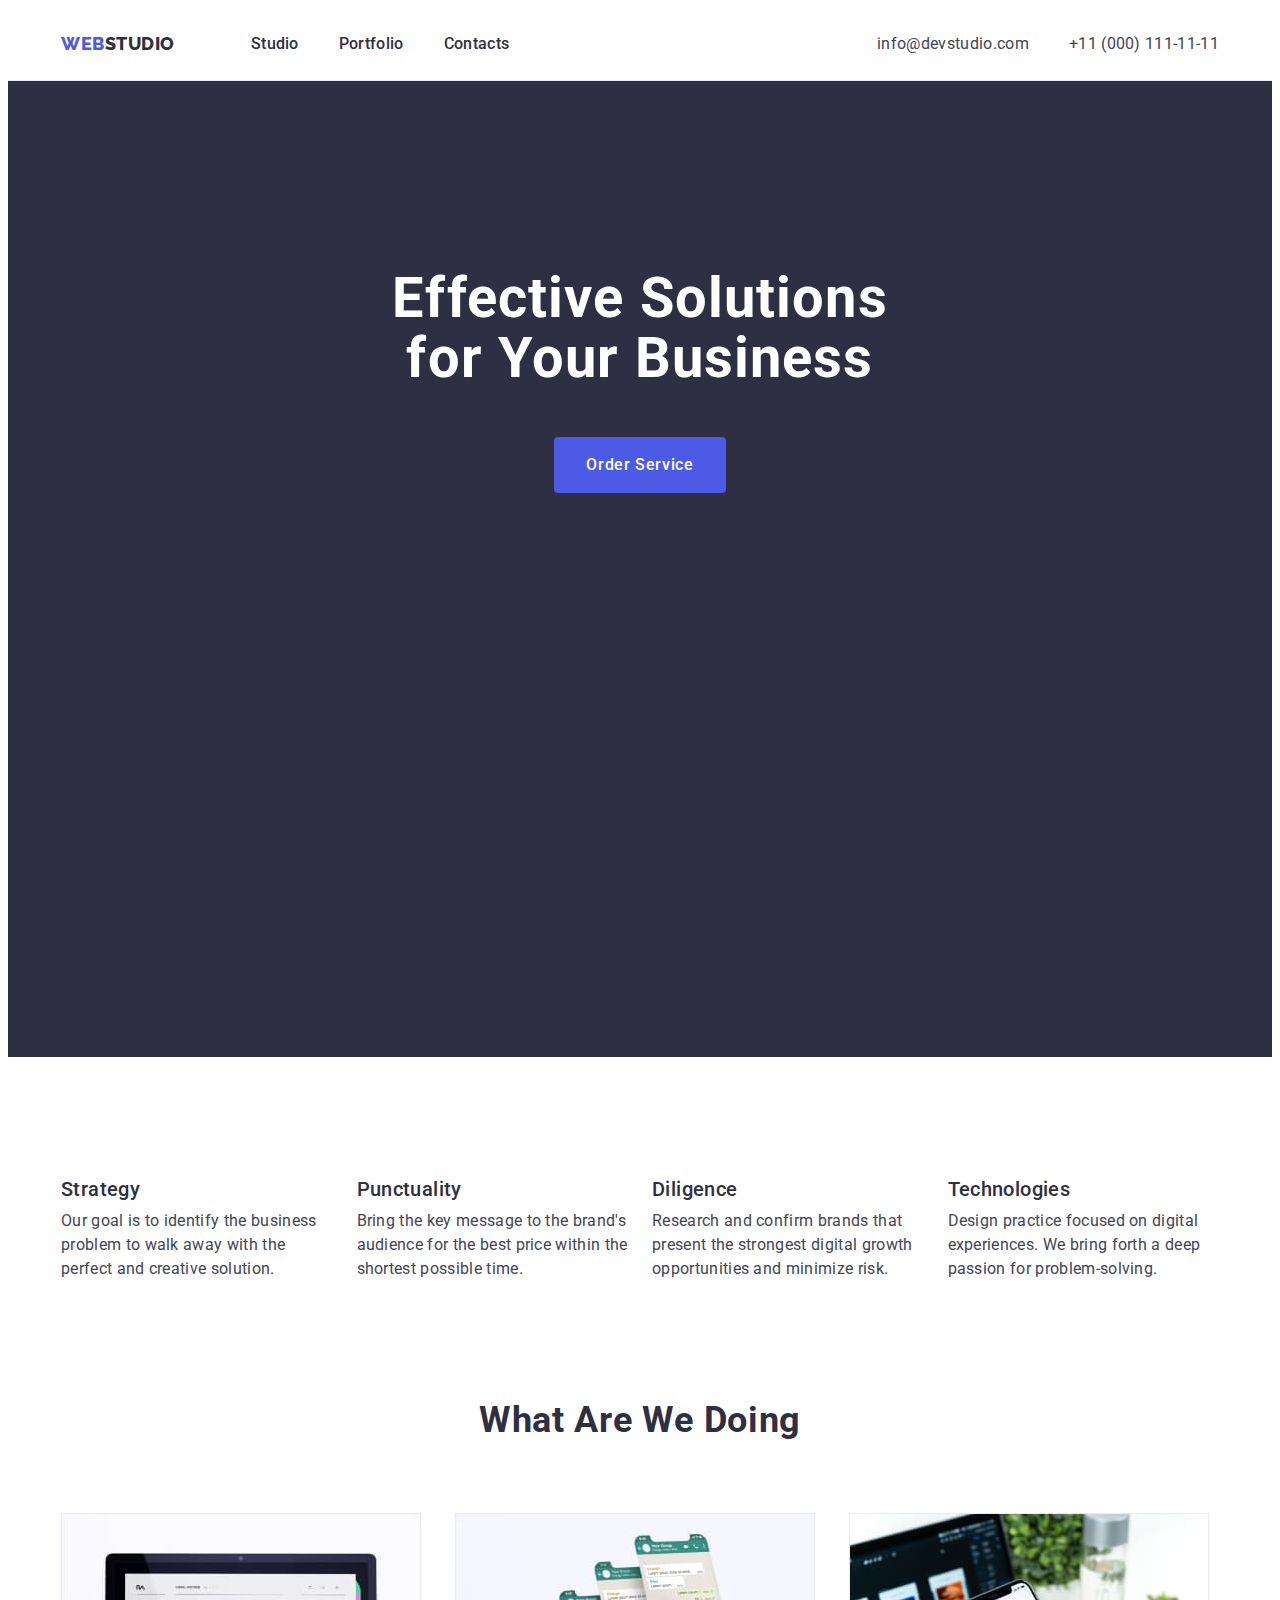
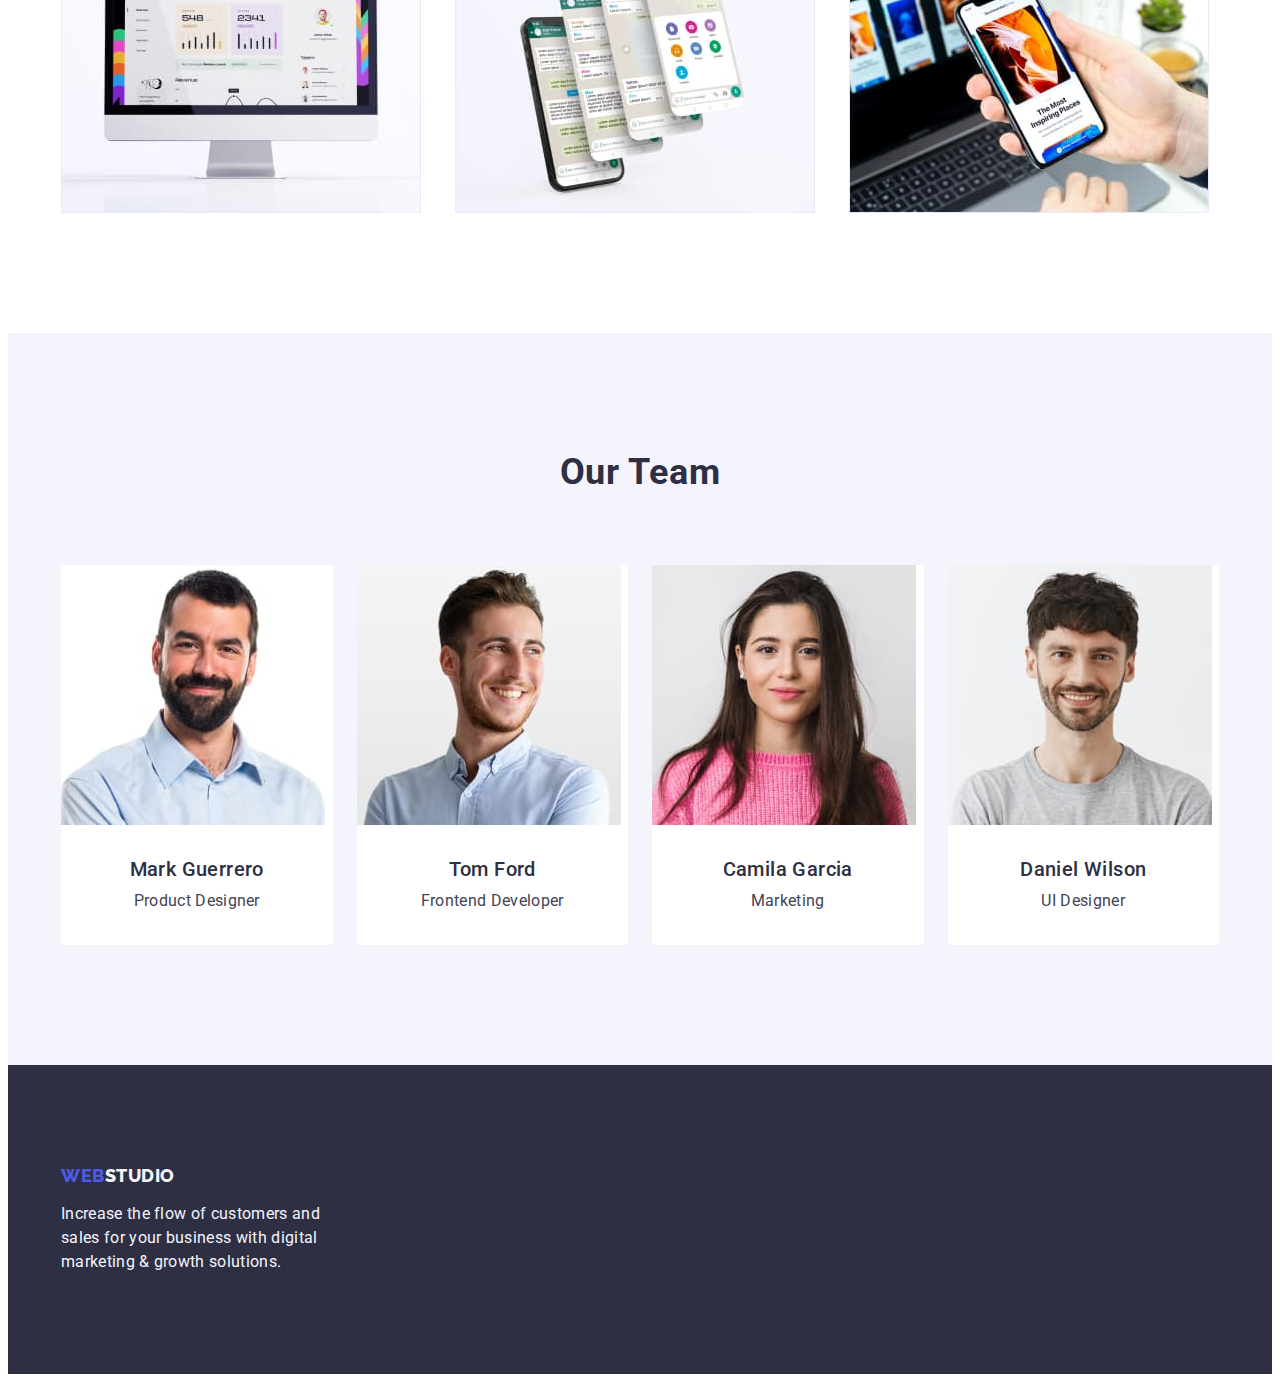
<file: index.html>
<!DOCTYPE html>
<html lang="en">
<head>
    <meta charset="UTF-8">
    <meta name="viewport" content="ie=edge">
    <link rel="stylesheet" href="https://cdnjs.cloudflare.com/ajax/libs/modern-normalize/2.0.0/modern-normalize.min.css"
        integrity="sha512-4xo8blKMVCiXpTaLzQSLSw3KFOVPWhm/TRtuPVc4WG6kUgjH6J03IBuG7JZPkcWMxJ5huwaBpOpnwYElP/m6wg=="
        crossorigin="anonymous" referrerpolicy="no-referrer" />
    <link rel="stylesheet" href="./css/styles.css">
    <link rel="preconnect" href="https://fonts.googleapis.com">
    <link rel="preconnect" href="https://fonts.gstatic.com" crossorigin>
    <link href="https://fonts.googleapis.com/css2?family=Raleway:wght@800&family=Roboto:wght@400;500;700;900&display=swap"
        rel="stylesheet">
    <title>Studio</title>
</head>
<body>

<header class="header">
    <div class="container header-container">
        <nav class="header-navigation">
            <a class="header-logo link" href="./index.html">Web<span class="span">Studio</span></a>
            <ul class="header-menu list">
                <li class="header-menu-item"><a class="header-menu-link link" href="./index.html">Studio</a></li>
                <li class="header-menu-item"><a class="header-menu-link link" href="./portfolio.html">Portfolio</a></li>
                <li class="header-menu-item"><a class="header-menu-link link" href="">Contacts</a></li>
            </ul>
        </nav>
        <address class="header-address">
            <ul class="header-address-list list">
                <Li class="header-address-item">
                    <a class="header-address-link link" href="mailto:info@devstudio.com">info@devstudio.com</a>
                </Li>
                <li class="header-address-item">
                    <a class="header-address-link link" href="tel:+110001111111">+11 (000) 111-11-11</a>
                </li>
            </ul>
        </address>
    </div> 
</header>

<main>

<section class="hero">
    <div class="container">
        <h1 class="hero-title">Effective Solutions for Your Business</h1>
        <button class="hero-btn" type="button">Order Service</button>
    </div>
</section>

<section class="feature-section">
    <div class="container">
        <h2 class="feature visually-hidden">Feature</h2>
        <ul class="feature-list list">
            <li class="feature-item">
                <h3 class="feature-subtitle">Strategy</h3>
                <p class="feature-item-text">Our goal is to identify the business problem to walk away with the perfect and
                    creative solution.</p>
            </li>
            <li class="feature-item">
                <h3 class="feature-subtitle">Punctuality</h3>
                <p class="feature-item-text">Bring the key message to the brand's audience for the best price within the
                    shortest possible time.</p>
            </li>
            <li class="feature-item">
                <h3 class="feature-subtitle">Diligence</h3>
                <p class="feature-item-text">Research and confirm brands that present the strongest digital growth opportunities
                    and minimize risk.</p>
            </li>
            <li class="feature-item">
                <h3 class="feature-subtitle">Technologies</h3>
                <p class="feature-item-text">Design practice focused on digital experiences. We bring forth a deep passion for
                    problem-solving.</p>
            </li>
        </ul>
    </div>
</section>

<section class="product-section">
    <div class="container">
        <h2 class="product-title">What are we doing</h2>
        <ul class="product-list list">
            <li class="product-item">
                <img src="./images/img1.jpg" alt="screen" width="360">
            </li>
            <li class="product-item">
                <img src="./images/img2.jpg" alt="chats" width="360">
            </li>
            <li class="product-item">
                <img src="./images/img3.jpg" alt="phone" width="360">
            </li>
        </ul>
    </div> 
</section>

<section class="team-section">
    <div class="container team-container">
        <h2 class="team-title">Our Team</h2>
        <ul class="team-list list">
            <li class="team-item">
                <img src="./images/teamcard1.jpg" alt="product_des" width="264" height="260">
                <div class="team-item-card">
                    <h3 class="team-subtitle">Mark Guerrero</h3>
                    <p class="team-item-text">Product Designer</p>
                </div>
            </li>
            <li class="team-item">
                <img src="./images/teamcard2.jpg" alt="frontend_dev" width="264" height="260">
                <div class="team-item-card">
                    <h3 class="team-subtitle">Tom Ford</h3>
                    <p class="team-item-text">Frontend Developer</p>
                </div>
            </li>
            <li class="team-item">
                <img src="./images/teamcard3.jpg" alt="marketing" width="264" height="260">
                <div class="team-item-card">
                    <h3 class="team-subtitle">Camila Garcia</h3>
                    <p class="team-item-text">Marketing</p>
                </div>
            </li>
            <li class="team-item">
                <img src="./images/teamcard4.jpg" alt="ua_des" width="264" height="260">
                <div class="team-item-card">
                    <h3 class="team-subtitle">Daniel Wilson</h3>
                    <p class="team-item-text">UI Designer</p>
                </div>
            </li>
        </ul>
    </div>
</section>

</main>

<footer class="footer">
    <div class="container">
        <a class="footer-logo link" href="./index.html">Web<span class="span">Studio</span></a>
        <p class="footer-text">Increase the flow of customers and sales for your business with digital marketing & growth solutions.
        </p>
    </div>
</footer>

</body>
</html>
</file>
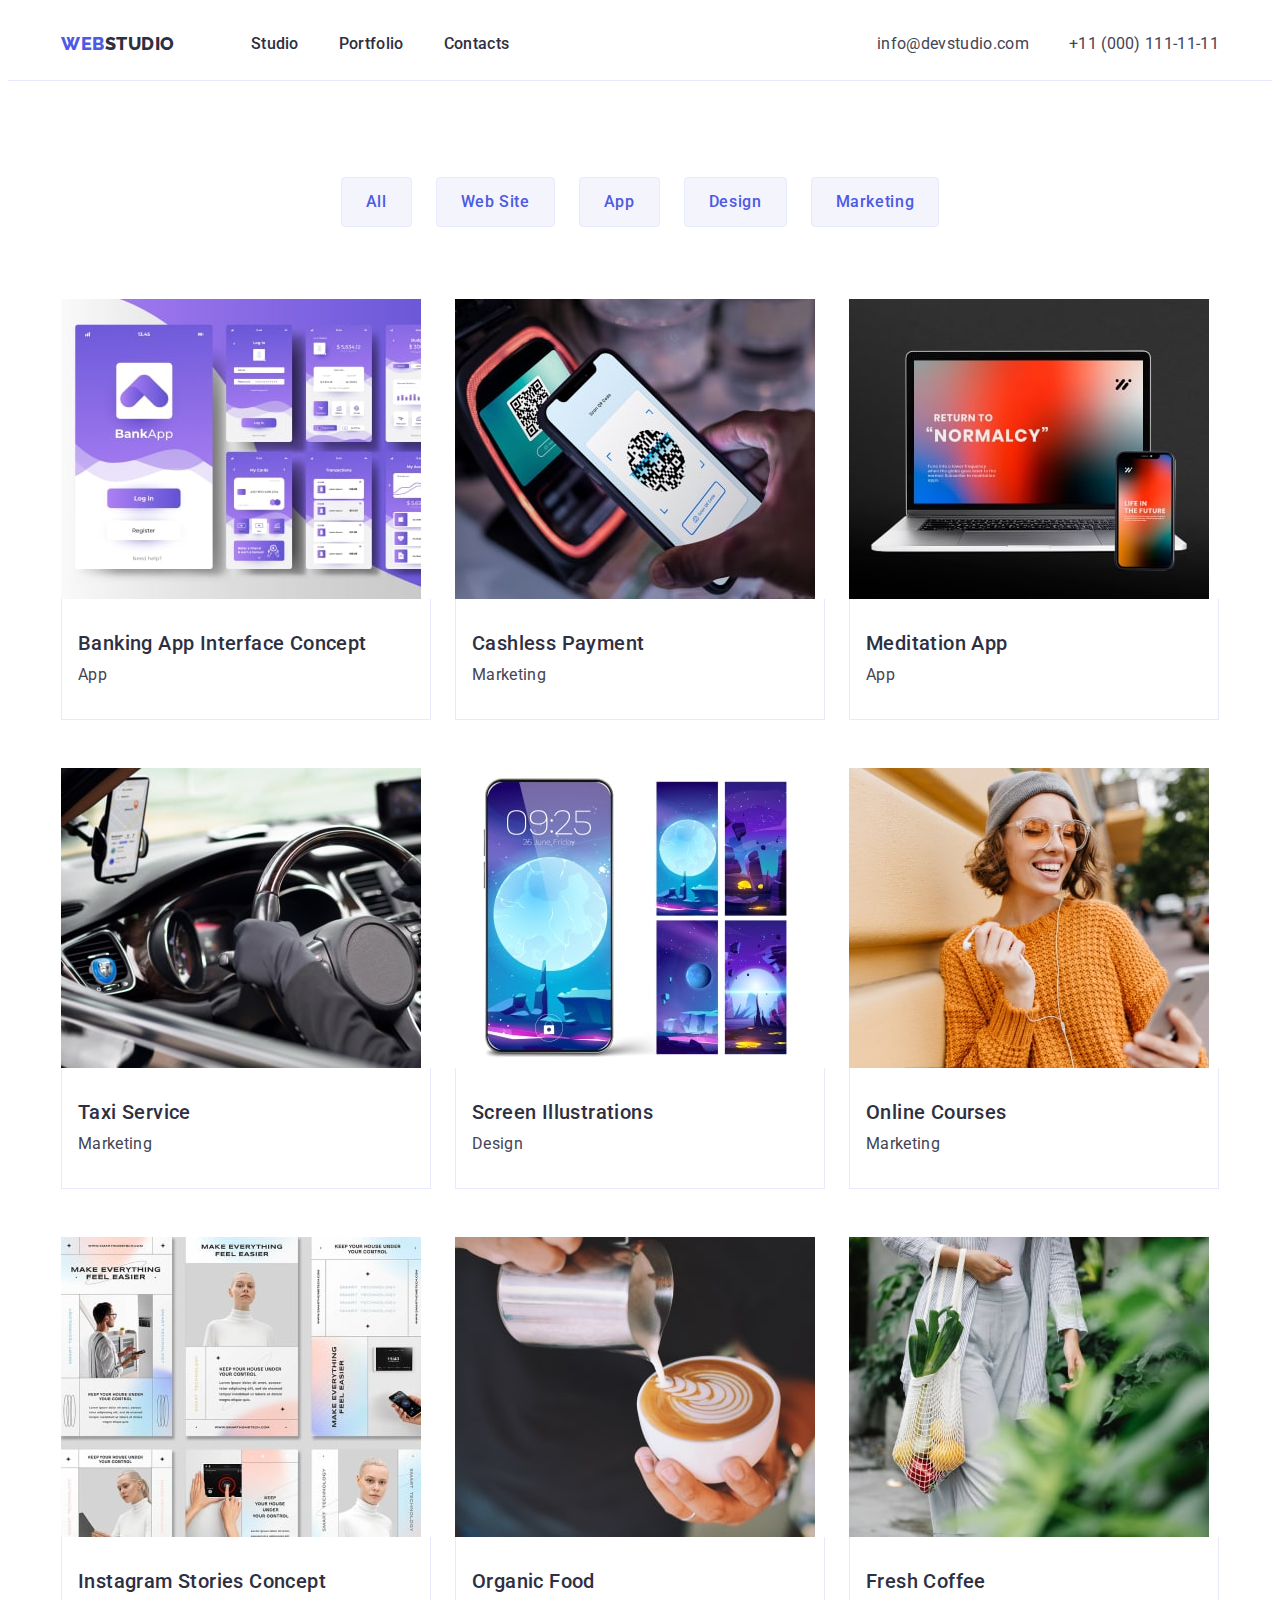
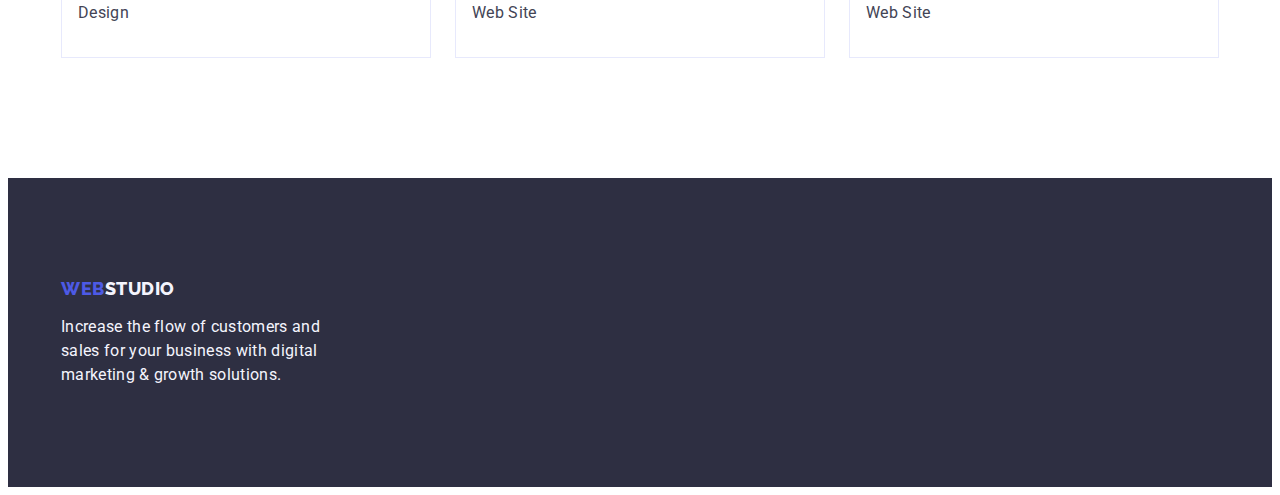
<file: portfolio.html>
<!DOCTYPE html>
<html lang="en">
<head>
    <meta charset="UTF-8">
    <meta name="viewport" content="width=device-width, initial-scale=1.0">
    <link rel="stylesheet" href="https://cdnjs.cloudflare.com/ajax/libs/modern-normalize/2.0.0/modern-normalize.min.css"
        integrity="sha512-4xo8blKMVCiXpTaLzQSLSw3KFOVPWhm/TRtuPVc4WG6kUgjH6J03IBuG7JZPkcWMxJ5huwaBpOpnwYElP/m6wg=="
        crossorigin="anonymous" referrerpolicy="no-referrer" />
    <link rel="stylesheet" href="./css/styles.css">
    <link rel="preconnect" href="https://fonts.googleapis.com">
    <link rel="preconnect" href="https://fonts.gstatic.com" crossorigin>
    <link href="https://fonts.googleapis.com/css2?family=Raleway:wght@800&family=Roboto:wght@400;500;700;900&display=swap"
        rel="stylesheet">
    <title>Portfolio</title>
</head>
<body>

<header class="header">
    <div class="container header-container">
        <nav class="header-navigation">
            <a class="header-logo link" href="./index.html">Web<span class="span">Studio</span></a>
            <ul class="header-menu list">
                <li class="header-menu-item"><a class="header-menu-link link" href="./index.html">Studio</a></li>
                <li class="header-menu-item"><a class="header-menu-link link" href="./portfolio.html">Portfolio</a></li>
                <li class="header-menu-item"><a class="header-menu-link link" href="">Contacts</a></li>
            </ul>
        </nav>
        <address class="header-address">
            <ul class="header-address-list list">
                <Li class="header-address-item">
                    <a class="header-address-link link" href="mailto:info@devstudio.com">info@devstudio.com</a>
                </Li>
                <li class="header-address-item">
                    <a class="header-address-link link" href="tel:+110001111111">+11 (000) 111-11-11</a>
                </li>
            </ul>
        </address>
    </div>
</header>

    <main>
        <section class="filter-section">
            <div class="container">
                <h1 class="filter visually-hidden">filter</h1>
                <ul class="filter-list list">
                    <li class="filter-item"><button class="filter-btn" type="button">All</button></li>
                    <li class="filter-item"><button class="filter-btn" type="button">Web Site</button></li>
                    <li class="filter-item"><button class="filter-btn" type="button">App</button></li>
                    <li class="filter-item"><button class="filter-btn" type="button">Design</button></li>
                    <li class="filter-item"><button class="filter-btn" type="button">Marketing</button></li>
                </ul>
                <ul class="project-list list">
                    <li class="project-item">
                        <a class="project-link link" href="">
                            <img src="./images/img4.jpg" alt="banking" width="360" height="300">
                            <div class="project-item-down">
                                <h2 class="project-subtitle">Banking App Interface Concept</h2>
                                <p class="project-item-text">App</p>
                            </div>
                        </a>
                    </li>
                    <li class="project-item">
                        <a class="project-link link" href="">
                            <img src="./images/img5.jpg" alt="payment" width="360" height="300">
                            <div class="project-item-down">
                                <h2 class="project-subtitle">Cashless Payment</h2>
                                <p class="project-item-text">Marketing</p>
                            </div>
                        </a>
                    </li>
                    <li class="project-item">
                        <a class="project-link link" href="">
                            <img src="./images/img6.jpg" alt="meditation" width="360" height="300">
                            <div class="project-item-down">
                                <h2 class="project-subtitle">Meditation App</h2>
                                <p class="project-item-text">App</p>
                            </div>
                        </a>
                    </li>
                    <li class="project-item">
                        <a class="project-link link" href="">
                            <img src="./images/img7.jpg" alt="taxi" width="360" height="300">
                            <div class="project-item-down">
                                <h2 class="project-subtitle">Taxi Service</h2>
                                <p class="project-item-text">Marketing</p>
                            </div>
                        </a>
                    </li>
                    <li class="project-item">
                        <a class="project-link link" href="">
                            <img src="./images/img8.jpg" alt="screen" width="360" height="300">
                            <div class="project-item-down">
                                <h2 class="project-subtitle">Screen Illustrations</h2>
                                <p class="project-item-text">Design</p>
                            </div>
                        </a>
                    </li>
                    <li class="project-item">
                        <a class="project-link link" href="">
                            <img src="./images/img9.jpg" alt="courses" width="360" height="300">
                            <div class="project-item-down">
                                <h2 class="project-subtitle">Online Courses</h2>
                                <p class="project-item-text">Marketing</p>
                            </div>
                        </a>
                    </li>
                    <li class="project-item">
                        <a class="project-link link" href="">
                            <img src="./images/img10.jpg" alt="stories" width="360" height="300">
                            <div class="project-item-down">
                                <h2 class="project-subtitle">Instagram Stories Concept</h2>
                                <p class="project-item-text">Design</p>
                            </div>
                        </a>
                    </li>
                    <li class="project-item">
                        <a class="project-link link" href="">
                            <img src="./images/img11.jpg" alt="food" width="360" height="300">
                            <div class="project-item-down">
                                <h2 class="project-subtitle">Organic Food</h2>
                                <p class="project-item-text">Web Site</p>
                            </div>
                        </a>
                    </li>
                    <li class="project-item">
                        <a class="project-link link" href="">
                            <img src="./images/img12.jpg" alt="coffee" width="360" height="300">
                            <div class="project-item-down">
                                <h2 class="project-subtitle">Fresh Coffee</h2>
                                <p class="project-item-text">Web Site</p>
                            </div>
                        </a>
                    </li>
                </ul>
            </div>        
        </section>
    </main>
   
    <footer class="footer">
        <div class="container">
            <a class="footer-logo link" href="./index.html">Web<span class="span">Studio</span></a>
            <p class="footer-text">Increase the flow of customers and sales for your business with digital marketing &
                growth solutions.
            </p>
        </div>
    </footer>
    
</body>
</html>
</file>
<file: css/styles.css>
:root {
    --primary-font: "Roboto", sans-serif;
    --secodary-font: "Raleway", sans-serif;
    --main-text-color: #434455;
    --basic-white-color: #ffffff;
    --secondary-white-color: #F4F4FD;
    --logo-color: #4D5AE5;
    --hover-color: #404BBF;
    --primary-black-color: #2E2F42;
    --border-color: #E7E9FC;
}

p,
h1,
h2,
h3,
h4,
h5,
h6 {
    margin-top: 0;
    margin-bottom: 0;
}

ul,
ol {
    margin-top: 0;
    margin-bottom: 0;
    padding-left: 0;
}

img {
    display: block;
}

body {
    font-family: var(--primary-font);
    color: var(--main-text-color);
    background-color: var(--basic-white-color);
}

.container {
    width: 1158px;
    padding: 0 15px;
    margin: 0 auto;
}

.link {text-decoration: none;
}

.list {
    list-style-type: none;
}

.visually-hidden {
    position: absolute;
    width: 1px;
    height: 1px;
    margin: -1px;
    border: 0;
    padding: 0;
    white-space: nowrap;
    clip-path: inset(100%);
    clip: rect(0 0 0 0);
    overflow: hidden;
}

/**------------ HEADER-------------- */

.header {
    padding: 24px 0;
    border-bottom: 1px solid var(--border-color);
}
.header-navigation {
    display: flex;
    align-items: center;
}

.header-container {
    display: flex;
}

.header-logo {
    color: var(--logo-color);
    font-size: 18px;
    font-family: var(--secodary-font);
    font-weight: 800;
    line-height: 1.17;
    letter-spacing: 0.03em;
    text-transform: uppercase;
    margin-right: 76px;
}

.header-logo span {
    color: var(--primary-black-color);
}

.header-menu {
    display: flex;
    gap: 40px;
}

.header-menu-link {
    color: var(--primary-black-color);
    font-size: 16px;
    font-weight: 500;
    line-height: 1.5;
    letter-spacing: 0.02em;
     padding: 24px 0;
}

.header-menu-link:hover,
.header-menu-link:focus {
    color: var(--hover-color);
    padding: 24px 0;
}

.header-address {
    font-style: normal;
    margin-left: auto;
}

.header-address-link {
    color: var(--main-text-color);
    font-size: 16px;
    line-height: 1.5;
    letter-spacing: 0.02em;
}

.header-address-link:hover,
.header-address-link:focus {
    color: var(--hover-color); 
}

.header-address-list {
    display: flex;
    gap: 40px;
}
/**------------ HERO-------------- */

.hero {
    background-color: var(--primary-black-color);
    height: 600px;
    padding: 188px 0;
}

.hero-title {
    color: var(--basic-white-color);
    text-align: center;
    max-width: 496px;
    font-size: 56px;
    font-weight: 700;
    line-height: 1.07;
    letter-spacing: 0.02em;
    padding-bottom: 48px;
    display: flex;
    margin: 0 auto;
}

.hero-btn {
    color: var(--basic-white-color);
    font-size: 16px;
    text-align: center;
    font-family: var(--primary-font);
    font-weight: 500;
    line-height: 1.5;
    letter-spacing: 0.04em;
    background-color: var(--logo-color);
    cursor: pointer;
    min-width: 169px;
    border-radius: 4px;
    border: none;
    margin: 0 auto;
    display: block;
    padding: 16px 32px;
}

.hero-btn:hover,
.hero-btn:focus {
    background-color: var(--hover-color);
}

/**------------ FEATURE-------------- */
.feature-section {
    padding: 120px 0;
}
.feature-list {
    display: flex;
    gap: 24px;
}

.feature-subtitle {
    color: var(--primary-black-color);
    font-size: 20px;
    font-weight: 500;
    line-height: 1.2;
    letter-spacing: 0.02em;
    margin-bottom: 8px;
}

.feature-item {
    width: calc((100% - 3 * 24px) / 4);
}

.feature-item-text {
    color: var(--main-text-color);
    font-size: 16px;
    line-height: 1.5;
    letter-spacing: 0.02em;
}

/**------------ PRODUCT-------------- */
.product-section{
    padding-bottom: 120px;
}

.product-title {
    color: var(--primary-black-color);
    text-align: center;
    font-size: 36px;
    font-weight: 700;
    line-height: 1.11;
    letter-spacing: 0.02em;
    text-transform: capitalize;
    margin-bottom: 72px;
}

.product-list {
    display: flex;
    gap: 24px;
}

.product-item {
    width: calc((100% - 2 * 24px) / 3);
}
/**------------ TEAM-------------- */

.team-section {
    background-color: var(--secondary-white-color);
    padding-top: 120px;
    padding-bottom: 120px;
}

.team-title {
    color: var(--primary-black-color);
    text-align: center;
    font-size: 36px;
    font-weight: 700;
    line-height: 1.11;
    letter-spacing: 0.02em;
    text-transform: capitalize;
    margin-bottom: 72px;
}

.team-list {
    display: flex;
    gap: 24px;
}

.team-item {
    background-color: var(--basic-white-color);
    width: calc((100% - 3 * 24px) / 4);
    border-radius: 0px 0px 4px 4px;
}

.team-item-card {
    padding: 32px 16px;
}

.team-subtitle {
    color: var(--primary-black-color);
    text-align: center;
    font-size: 20px;
    font-weight: 500;
    line-height: 1.2;
    letter-spacing: 0.02em;
    margin-bottom: 8px;
}

.team-item-text {
    color: var(--main-text-color);
    text-align: center;
    font-size: 16px;
    line-height: 1.5;
    letter-spacing: 0.02em;
}

/**------------ FOOTER-------------- */

.footer {
    background-color: var(--primary-black-color);
    padding-top: 100px;
    padding-bottom: 100px;
}

.footer-logo {
    color: var(--logo-color);
    font-size: 18px;
    font-family: var(--secodary-font);
    font-weight: 800;
    line-height: 1.17;
    letter-spacing: 0.03em;
    text-transform: uppercase;
    display: inline-block;
    margin-bottom: 16px;
}

.footer-logo span {
    color: var(--secondary-white-color);
}

.footer-text {
    color: var(--secondary-white-color);
    font-size: 16px;
    line-height: 1.5;
    letter-spacing: 0.02em;
    max-width: 264px;
}

/**------------ FILTER-------------- */

.filter-section {
    padding-top: 96px;
    padding-bottom: 120px;
}

.filter-list {
    display: flex;
    gap: 24px;
    justify-content: center;
    margin-bottom: 72px;
}

.filter-btn {
    color: var(--logo-color);
    font-size: 16px;
    font-family: var(--primary-font);
    font-weight: 500;
    line-height: 1.5;
    letter-spacing: 0.04em;
    background-color: var(--secondary-white-color);
    cursor: pointer;
    padding: 12px 24px;
    border-radius: 4px;
    border: 1px solid var(--border-color);
}
.filter-btn:hover,
.filter-btn:focus {
    color: var(--basic-white-color);
    background-color: var(--hover-color);
    border: 1px solid transparent;
}

/**------------ PROJECT-------------- */

.project-list {
    display: flex;
    flex-wrap: wrap;
    column-gap: 24px;
    row-gap: 48px; 
}

.project-item {
    width: calc((100% - 48px) / 3);
}
.project-item-down {
    padding: 32px 16px;
    border-bottom: 1px solid var(--border-color);
    border-left: 1px solid var(--border-color);
    border-right: 1px solid var(--border-color);
}
.project-subtitle {
    color: var(--primary-black-color);
    font-size: 20px;
    font-weight: 500;
    line-height: 1.2;
    letter-spacing: 0.02em;
    margin-bottom: 8px
}

.project-item-text {
    color: var(--main-text-color);
    font-size: 16px;
    line-height: 1.5;
    letter-spacing: 0.02em;
}
</file>
